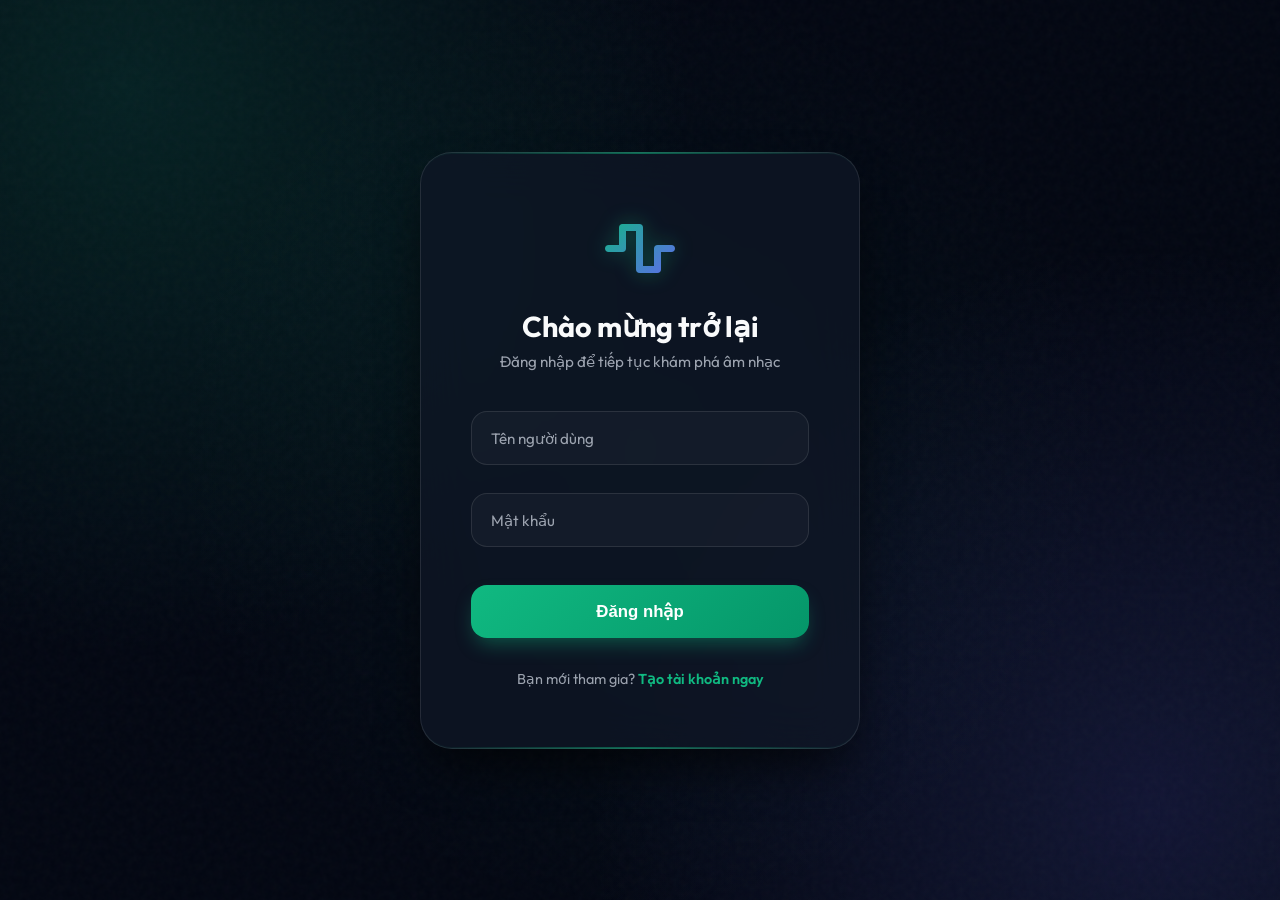
<file: templates/login.html>
<!DOCTYPE html>
<html lang="vi">

<head>
    <meta charset="UTF-8">
    <meta name="viewport" content="width=device-width, initial-scale=1.0">
    <title>Đăng nhập</title>

    <!-- Font + Icon -->
    <link href="https://fonts.googleapis.com/css2?family=Outfit:wght@300;400;600;700&display=swap" rel="stylesheet">
    <link rel="stylesheet" href="https://cdnjs.cloudflare.com/ajax/libs/font-awesome/6.4.0/css/all.min.css">

    <style>
        :root {
            --primary: #10b981;
            --primary-glow: rgba(16, 185, 129, 0.4);
            --secondary: #6366f1;
            --bg-dark: #030712;
            --card-glass: rgba(17, 24, 39, 0.7);
            --border-glass: rgba(255, 255, 255, 0.1);
            --text-main: #f9fafb;
            --text-muted: #9ca3af;
        }

        * {
            box-sizing: border-box;
            margin: 0;
            padding: 0;
        }

        body {
            font-family: 'Outfit', sans-serif;
            background-color: var(--bg-dark);
            height: 100vh;
            display: flex;
            justify-content: center;
            align-items: center;
            color: var(--text-main);
            overflow: hidden;
            position: relative;
        }

        /* --- Animated Mesh Gradient & Noise Background --- */
        .mesh-bg {
            position: fixed;
            top: 0;
            left: 0;
            width: 100%;
            height: 100%;
            z-index: -2;
            background:
                radial-gradient(circle at 10% 10%, rgba(16, 185, 129, 0.15) 0%, transparent 40%),
                radial-gradient(circle at 90% 90%, rgba(99, 102, 241, 0.15) 0%, transparent 40%),
                radial-gradient(circle at 50% 50%, rgba(16, 185, 129, 0.05) 0%, transparent 60%);
            animation: meshFlow 20s ease-in-out infinite alternate;
        }

        @keyframes meshFlow {
            0% { transform: scale(1) translate(0, 0); }
            100% { transform: scale(1.1) translate(2%, 2%); }
        }

        /* Noise Texture overlay */
        .noise::before {
            content: "";
            position: fixed;
            top: -50%;
            left: -50%;
            width: 200%;
            height: 200%;
            z-index: -1;
            background-image: url("data:image/svg+xml,%3Csvg viewBox='0 0 400 400' xmlns='http://www.w3.org/2000/svg'%3E%3Cfilter id='noiseFilter'%3E%3CfeTurbulence type='fractalNoise' baseFrequency='0.65' numOctaves='3' stitchTiles='stitch'/%3E%3C/filter%3E%3Crect width='100%25' height='100%25' filter='url(%23noiseFilter)'/%3E%3C/svg%3E");
            opacity: 0.03;
            pointer-events: none;
        }

        /* --- Login Card --- */
        .login-card {
            position: relative;
            background: var(--card-glass);
            backdrop-filter: blur(24px);
            -webkit-backdrop-filter: blur(24px);
            border: 1px solid var(--border-glass);
            padding: 60px 50px;
            border-radius: 32px;
            width: 440px;
            text-align: center;
            box-shadow: 0 25px 50px -12px rgba(0, 0, 0, 0.7);
            animation: cardEntrance 1s cubic-bezier(0.16, 1, 0.3, 1) forwards;
            opacity: 0;
            transform: scale(0.95) translateY(20px);
        }

        @keyframes cardEntrance {
            to {
                opacity: 1;
                transform: scale(1) translateY(0);
            }
        }

        /* Moving Light (Border Beam) */
        .login-card::after {
            content: "";
            position: absolute;
            inset: -1px;
            border-radius: 32px;
            padding: 2px;
            background: linear-gradient(90deg, transparent, var(--primary), transparent);
            -webkit-mask: linear-gradient(#fff 0 0) content-box, linear-gradient(#fff 0 0);
            -webkit-mask-composite: xor;
            mask-composite: exclude;
            animation: beam 4s linear infinite;
            pointer-events: none;
            opacity: 0.5;
        }

        @keyframes beam {
            0% { background-position: -200% 0; }
            100% { background-position: 200% 0; }
        }

        .logo-visual {
            font-size: 3.5rem;
            margin-bottom: 24px;
            background: linear-gradient(135deg, var(--primary), var(--secondary));
            -webkit-background-clip: text;
            background-clip: text;
            -webkit-text-fill-color: transparent;
            display: inline-block;
            filter: drop-shadow(0 0 10px var(--primary-glow));
        }

        h2 {
            font-size: 1.8rem;
            font-weight: 700;
            margin-bottom: 8px;
            color: var(--text-main);
        }

        p.subtitle {
            color: var(--text-muted);
            margin-bottom: 40px;
            font-size: 0.95rem;
        }

        /* --- Floating Label Inputs --- */
        .input-group {
            position: relative;
            margin-bottom: 28px;
            text-align: left;
        }

        .input-group input {
            width: 100%;
            padding: 16px 20px;
            background: rgba(255, 255, 255, 0.03);
            border: 1.5px solid var(--border-glass);
            border-radius: 16px;
            color: var(--text-main);
            font-size: 1rem;
            outline: none;
            transition: all 0.3s ease;
            font-family: inherit;
        }

        .input-group label {
            position: absolute;
            left: 20px;
            top: 50%;
            transform: translateY(-50%);
            color: var(--text-muted);
            pointer-events: none;
            transition: all 0.3s cubic-bezier(0.16, 1, 0.3, 1);
            font-size: 0.95rem;
        }

        /* Floating effect on focus or when not empty */
        .input-group input:focus ~ label,
        .input-group input:not(:placeholder-shown) ~ label {
            top: -10px;
            left: 12px;
            font-size: 0.8rem;
            color: var(--primary);
            background: var(--bg-dark);
            padding: 0 8px;
            border-radius: 4px;
        }

        .input-group input:focus {
            border-color: var(--primary);
            background: rgba(16, 185, 129, 0.05);
            box-shadow: 0 0 20px rgba(16, 185, 129, 0.1);
        }

        /* --- Premium Button with Shimmer --- */
        .btn-premium {
            width: 100%;
            padding: 16px;
            border: none;
            border-radius: 16px;
            background: linear-gradient(135deg, var(--primary), #059669);
            color: white;
            font-weight: 600;
            font-size: 1.05rem;
            cursor: pointer;
            position: relative;
            overflow: hidden;
            transition: all 0.4s ease;
            box-shadow: 0 10px 20px -5px rgba(16, 185, 129, 0.4);
            margin-top: 10px;
        }

        /* Shimmer effect overlay */
        .btn-premium::before {
            content: "";
            position: absolute;
            top: 0;
            left: -100%;
            width: 100%;
            height: 100%;
            background: linear-gradient(
                90deg,
                transparent,
                rgba(255, 255, 255, 0.2),
                transparent
            );
            transition: all 0.6s;
        }

        .btn-premium:hover::before {
            left: 100%;
        }

        .btn-premium:hover {
            transform: translateY(-4px) scale(1.02);
            box-shadow: 0 20px 30px -10px rgba(16, 185, 129, 0.5);
            filter: brightness(1.1);
        }

        .btn-premium:active {
            transform: translateY(-1px) scale(0.98);
        }

        /* --- Footer Links --- */
        .footer-links {
            margin-top: 32px;
            font-size: 0.9rem;
            color: var(--text-muted);
        }

        .footer-links span {
            color: var(--primary);
            font-weight: 600;
            cursor: pointer;
            transition: color 0.3s;
            text-decoration: none;
        }

        .footer-links span:hover {
            text-decoration: underline;
            color: #34d399;
        }

        /* Staggered load animation delay */
        .stagger-1 { animation-delay: 0.1s; opacity: 0; animation: fadeIn 0.8s forwards; }
        .stagger-2 { animation-delay: 0.2s; opacity: 0; animation: fadeIn 0.8s forwards; }
        .stagger-3 { animation-delay: 0.3s; opacity: 0; animation: fadeIn 0.8s forwards; }
        .stagger-4 { animation-delay: 0.4s; opacity: 0; animation: fadeIn 0.8s forwards; }
        .stagger-5 { animation-delay: 0.5s; opacity: 0; animation: fadeIn 0.8s forwards; }

        @keyframes fadeIn {
            to { opacity: 1; }
        }
    </style>
</head>

<body class="noise">

    <div class="mesh-bg"></div>

    <div class="login-card">
        <div class="logo-visual stagger-1">
            <i class="fas fa-wave-square"></i>
        </div>
        <h2 class="stagger-2">Chào mừng trở lại</h2>
        <p class="subtitle stagger-3">Đăng nhập để tiếp tục khám phá âm nhạc</p>

        <div class="input-group stagger-4">
            <input type="text" id="username" placeholder=" " required>
            <label for="username">Tên người dùng</label>
        </div>

        <div class="input-group stagger-4">
            <input type="password" id="password" placeholder=" " required>
            <label for="password">Mật khẩu</label>
        </div>

        <button class="btn-premium stagger-5" onclick="login()">Đăng nhập</button>

        <div class="footer-links stagger-5">
            Bạn mới tham gia? <span onclick="goRegister()">Tạo tài khoản ngay</span>
        </div>
    </div>

    <script>
        const API_URL = "http://127.0.0.1:5000";

        function login() {
            const username = document.getElementById("username").value;
            const password = document.getElementById("password").value;

            if (!username || !password) {
                alert("Vui lòng nhập đầy đủ!");
                return;
            }

            fetch(API_URL + "/api/login", {
                method: "POST",
                headers: { "Content-Type": "application/json" },
                body: JSON.stringify({ username, password })
            })
            .then(res => res.json())
            .then(data => {
                if (data.user) {
                    localStorage.setItem("user", JSON.stringify(data.user));
                    // Success feedback toast could be added here
                    alert("Đăng nhập thành công!");
                    window.location.href = "/";
                } else {
                    alert(data.error);
                }
            })
            .catch(err => console.error(err));
        }

        function goRegister() {
            window.location.href = "/register";
        }
    </script>

</body>

</html>
</file>
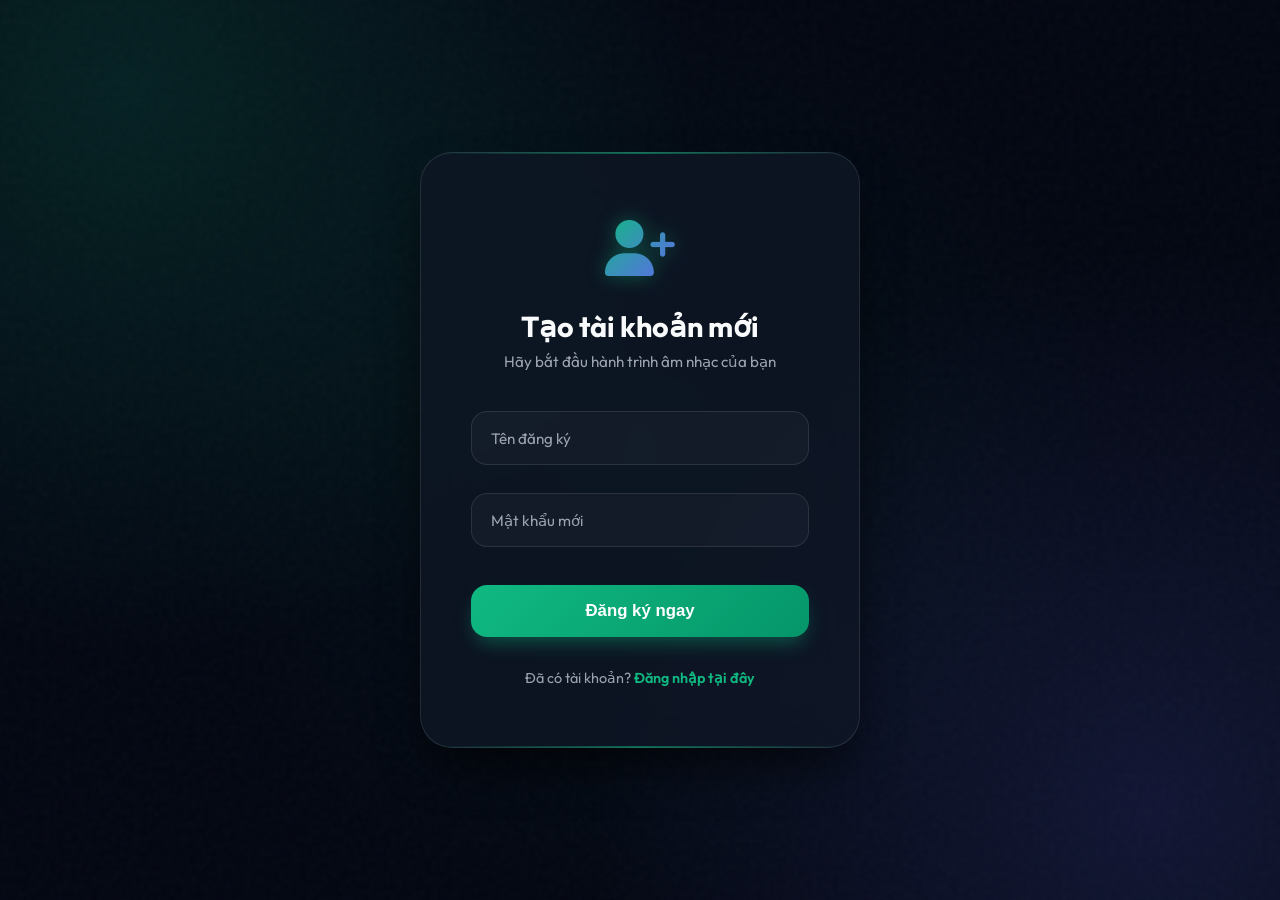
<file: templates/register.html>
<!DOCTYPE html>
<html lang="vi">

<head>
    <meta charset="UTF-8">
    <meta name="viewport" content="width=device-width, initial-scale=1.0">
    <title>Đăng ký</title>

    <!-- Font + Icon -->
    <link href="https://fonts.googleapis.com/css2?family=Outfit:wght@300;400;600;700&display=swap" rel="stylesheet">
    <link rel="stylesheet" href="https://cdnjs.cloudflare.com/ajax/libs/font-awesome/6.4.0/css/all.min.css">

    <style>
        :root {
            --primary: #10b981;
            --primary-glow: rgba(16, 185, 129, 0.4);
            --secondary: #6366f1;
            --bg-dark: #030712;
            --card-glass: rgba(17, 24, 39, 0.7);
            --border-glass: rgba(255, 255, 255, 0.1);
            --text-main: #f9fafb;
            --text-muted: #9ca3af;
        }

        * {
            box-sizing: border-box;
            margin: 0;
            padding: 0;
        }

        body {
            font-family: 'Outfit', sans-serif;
            background-color: var(--bg-dark);
            height: 100vh;
            display: flex;
            justify-content: center;
            align-items: center;
            color: var(--text-main);
            overflow: hidden;
            position: relative;
        }

        /* --- Animated Mesh Gradient & Noise Background --- */
        .mesh-bg {
            position: fixed;
            top: 0;
            left: 0;
            width: 100%;
            height: 100%;
            z-index: -2;
            background:
                radial-gradient(circle at 10% 10%, rgba(16, 185, 129, 0.15) 0%, transparent 40%),
                radial-gradient(circle at 90% 90%, rgba(99, 102, 241, 0.15) 0%, transparent 40%),
                radial-gradient(circle at 50% 50%, rgba(16, 185, 129, 0.05) 0%, transparent 60%);
            animation: meshFlow 20s ease-in-out infinite alternate;
        }

        @keyframes meshFlow {
            0% { transform: scale(1) translate(0, 0); }
            100% { transform: scale(1.1) translate(2%, 2%); }
        }

        /* Noise Texture overlay */
        .noise::before {
            content: "";
            position: fixed;
            top: -50%;
            left: -50%;
            width: 200%;
            height: 200%;
            z-index: -1;
            background-image: url("data:image/svg+xml,%3Csvg viewBox='0 0 400 400' xmlns='http://www.w3.org/2000/svg'%3E%3Cfilter id='noiseFilter'%3E%3CfeTurbulence type='fractalNoise' baseFrequency='0.65' numOctaves='3' stitchTiles='stitch'/%3E%3C/filter%3E%3Crect width='100%25' height='100%25' filter='url(%23noiseFilter)'/%3E%3C/svg%3E");
            opacity: 0.03;
            pointer-events: none;
        }

        /* --- Registration Card --- */
        .register-card {
            position: relative;
            background: var(--card-glass);
            backdrop-filter: blur(24px);
            -webkit-backdrop-filter: blur(24px);
            border: 1px solid var(--border-glass);
            padding: 60px 50px;
            border-radius: 32px;
            width: 440px;
            text-align: center;
            box-shadow: 0 25px 50px -12px rgba(0, 0, 0, 0.7);
            animation: cardEntrance 1s cubic-bezier(0.16, 1, 0.3, 1) forwards;
            opacity: 0;
            transform: scale(0.95) translateY(20px);
        }

        @keyframes cardEntrance {
            to {
                opacity: 1;
                transform: scale(1) translateY(0);
            }
        }

        /* Moving Light (Border Beam) */
        .register-card::after {
            content: "";
            position: absolute;
            inset: -1px;
            border-radius: 32px;
            padding: 2px;
            background: linear-gradient(90deg, transparent, var(--primary), transparent);
            -webkit-mask: linear-gradient(#fff 0 0) content-box, linear-gradient(#fff 0 0);
            -webkit-mask-composite: xor;
            mask-composite: exclude;
            animation: beam 4s linear infinite;
            pointer-events: none;
            opacity: 0.5;
        }

        @keyframes beam {
            0% { background-position: -200% 0; }
            100% { background-position: 200% 0; }
        }

        .logo-visual {
            font-size: 3.5rem;
            margin-bottom: 24px;
            background: linear-gradient(135deg, var(--primary), var(--secondary));
            -webkit-background-clip: text;
            background-clip: text;
            -webkit-text-fill-color: transparent;
            display: inline-block;
            filter: drop-shadow(0 0 10px var(--primary-glow));
        }

        h2 {
            font-size: 1.8rem;
            font-weight: 700;
            margin-bottom: 8px;
            color: var(--text-main);
        }

        p.subtitle {
            color: var(--text-muted);
            margin-bottom: 40px;
            font-size: 0.95rem;
        }

        /* --- Floating Label Inputs --- */
        .input-group {
            position: relative;
            margin-bottom: 28px;
            text-align: left;
        }

        .input-group input {
            width: 100%;
            padding: 16px 20px;
            background: rgba(255, 255, 255, 0.03);
            border: 1.5px solid var(--border-glass);
            border-radius: 16px;
            color: var(--text-main);
            font-size: 1rem;
            outline: none;
            transition: all 0.3s ease;
            font-family: inherit;
        }

        .input-group label {
            position: absolute;
            left: 20px;
            top: 50%;
            transform: translateY(-50%);
            color: var(--text-muted);
            pointer-events: none;
            transition: all 0.3s cubic-bezier(0.16, 1, 0.3, 1);
            font-size: 0.95rem;
        }

        /* Floating effect on focus or when not empty */
        .input-group input:focus ~ label,
        .input-group input:not(:placeholder-shown) ~ label {
            top: -10px;
            left: 12px;
            font-size: 0.8rem;
            color: var(--primary);
            background: var(--bg-dark);
            padding: 0 8px;
            border-radius: 4px;
        }

        .input-group input:focus {
            border-color: var(--primary);
            background: rgba(16, 185, 129, 0.05);
            box-shadow: 0 0 20px rgba(16, 185, 129, 0.1);
        }

        /* --- Premium Button with Shimmer --- */
        .btn-premium {
            width: 100%;
            padding: 16px;
            border: none;
            border-radius: 16px;
            background: linear-gradient(135deg, var(--primary), #059669);
            color: white;
            font-weight: 600;
            font-size: 1.05rem;
            cursor: pointer;
            position: relative;
            overflow: hidden;
            transition: all 0.4s ease;
            box-shadow: 0 10px 20px -5px rgba(16, 185, 129, 0.4);
            margin-top: 10px;
        }

        /* Shimmer effect overlay */
        .btn-premium::before {
            content: "";
            position: absolute;
            top: 0;
            left: -100%;
            width: 100%;
            height: 100%;
            background: linear-gradient(
                90deg,
                transparent,
                rgba(255, 255, 255, 0.2),
                transparent
            );
            transition: all 0.6s;
        }

        .btn-premium:hover::before {
            left: 100%;
        }

        .btn-premium:hover {
            transform: translateY(-4px) scale(1.02);
            box-shadow: 0 20px 30px -10px rgba(16, 185, 129, 0.5);
            filter: brightness(1.1);
        }

        .btn-premium:active {
            transform: translateY(-1px) scale(0.98);
        }

        /* --- Footer Links --- */
        .footer-links {
            margin-top: 32px;
            font-size: 0.9rem;
            color: var(--text-muted);
        }

        .footer-links span {
            color: var(--primary);
            font-weight: 600;
            cursor: pointer;
            transition: color 0.3s;
            text-decoration: none;
        }

        .footer-links span:hover {
            text-decoration: underline;
            color: #34d399;
        }

        /* Staggered load animation delay */
        .stagger-1 { animation-delay: 0.1s; opacity: 0; animation: fadeIn 0.8s forwards; }
        .stagger-2 { animation-delay: 0.2s; opacity: 0; animation: fadeIn 0.8s forwards; }
        .stagger-3 { animation-delay: 0.3s; opacity: 0; animation: fadeIn 0.8s forwards; }
        .stagger-4 { animation-delay: 0.4s; opacity: 0; animation: fadeIn 0.8s forwards; }
        .stagger-5 { animation-delay: 0.5s; opacity: 0; animation: fadeIn 0.8s forwards; }

        @keyframes fadeIn {
            to { opacity: 1; }
        }
    </style>
</head>

<body class="noise">

    <div class="mesh-bg"></div>

    <div class="register-card">
        <div class="logo-visual stagger-1">
            <i class="fas fa-user-plus"></i>
        </div>
        <h2 class="stagger-2">Tạo tài khoản mới</h2>
        <p class="subtitle stagger-3">Hãy bắt đầu hành trình âm nhạc của bạn</p>

        <div class="input-group stagger-4">
            <input type="text" id="username" placeholder=" " required>
            <label for="username">Tên đăng ký</label>
        </div>

        <div class="input-group stagger-4">
            <input type="password" id="password" placeholder=" " required>
            <label for="password">Mật khẩu mới</label>
        </div>

        <button class="btn-premium stagger-5" onclick="register()">Đăng ký ngay</button>

        <div class="footer-links stagger-5">
            Đã có tài khoản? <span onclick="goLogin()">Đăng nhập tại đây</span>
        </div>
    </div>

    <script>
        const API_URL = "http://127.0.0.1:5000";

        function register() {
            const username = document.getElementById("username").value;
            const password = document.getElementById("password").value;

            if (!username || !password) {
                alert("Nhập đầy đủ!");
                return;
            }

            fetch(API_URL + "/api/register", {
                method: "POST",
                headers: {
                    "Content-Type": "application/json"
                },
                body: JSON.stringify({ username, password })
            })
            .then(res => res.json())
            .then(data => {
                if (data.message) {
                    alert("Đăng ký thành công!");
                    window.location.href = "/login";
                } else {
                    alert(data.error);
                }
            })
            .catch(err => console.error(err));
        }

        function goLogin() {
            window.location.href = "/login";
        }
    </script>

</body>

</html>
</file>
